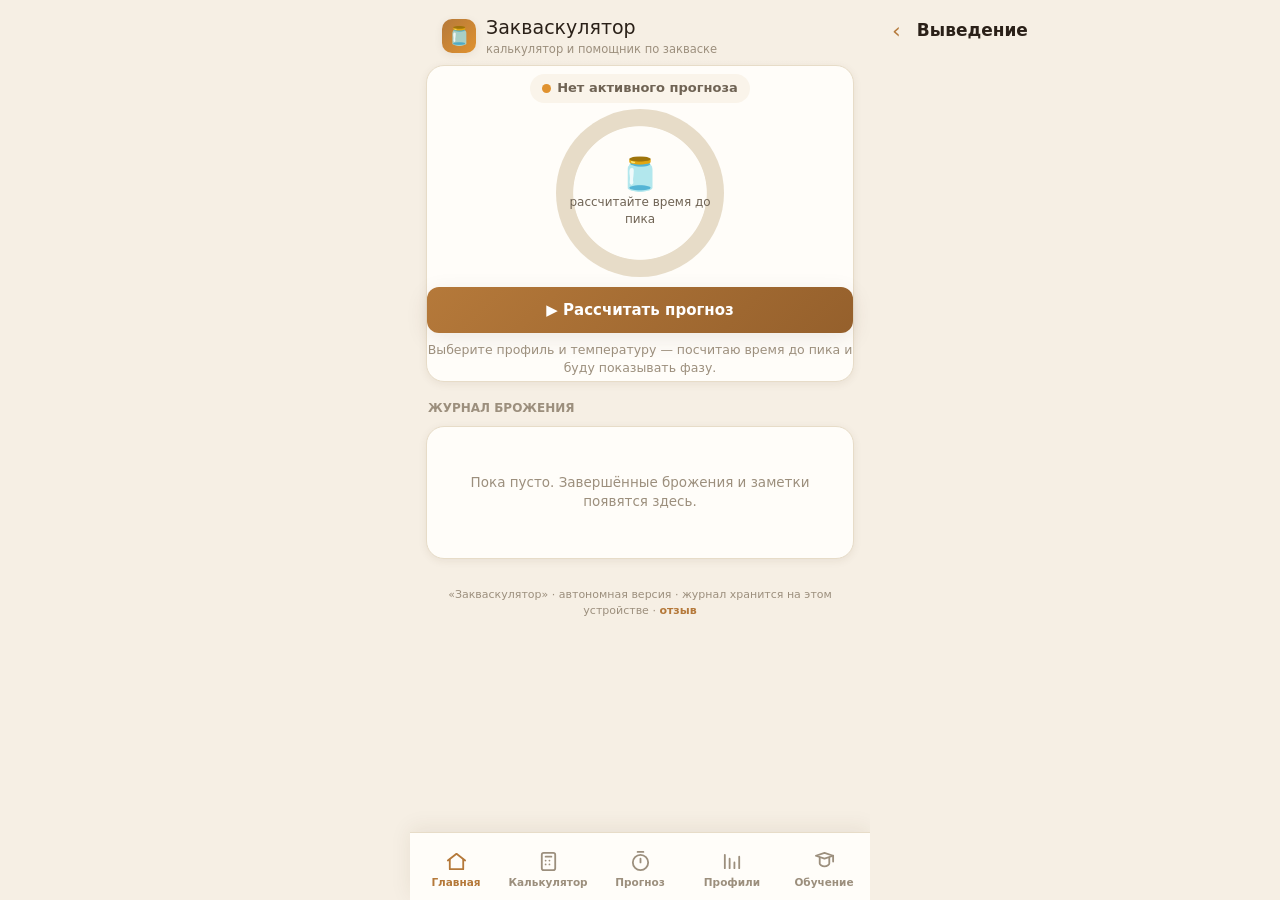
<file: index.html>
<!DOCTYPE html>
<html lang="ru">
<head>
<meta charset="UTF-8">
<meta name="viewport" content="width=device-width, initial-scale=1, viewport-fit=cover">
<meta name="theme-color" content="#b5793a">
<meta name="apple-mobile-web-app-capable" content="yes">
<meta name="apple-mobile-web-app-status-bar-style" content="default">
<meta name="apple-mobile-web-app-title" content="Закваскулятор">
<link rel="manifest" href="manifest.webmanifest">
<link rel="apple-touch-icon" href="icons/icon-180.png">
<link rel="icon" href="icons/icon.svg" type="image/svg+xml">
<link rel="stylesheet" href="styles.css">
<title>Закваскулятор</title>
</head>
<body>
<div id="app">

  <!-- ================= ГЛАВНАЯ ================= -->
  <section id="home" class="screen active">
    <div class="app-head">
      <div class="logo">🫙</div>
      <div>
        <div class="ttl">Закваскулятор</div>
        <div class="sub">калькулятор и помощник по закваске</div>
      </div>
    </div>

    <!-- активный трекер -->
    <div id="tracker"></div>

    <div class="section-label">Журнал брожения</div>
    <div class="card">
      <div id="journal-list"></div>
      <button class="btn ghost journal-action hidden" id="j-copy" type="button">Скопировать журнал</button>
      <button class="btn ghost journal-action journal-clear hidden" id="j-clear" type="button">Очистить журнал</button>
      <div class="callout ok hidden" id="j-copy-status"></div>
    </div>

    <div class="foot">«Закваскулятор» · автономная версия · журнал хранится на этом устройстве · <a href="feedback.html">отзыв</a></div>
  </section>

  <!-- ================= КАЛЬКУЛЯТОР ================= -->
  <section id="calc" class="screen">
    <div class="app-head"><div class="logo">🧮</div><div><div class="ttl">Калькулятор</div><div class="sub">расчёт закваски, муки и воды под партию</div></div></div>

    <div class="card">
      <h3>Параметры теста</h3>
      <div class="field">
        <label>Итоговый вес теста, г</label>
        <div class="stepper"><button data-step="dough" data-d="-50">–</button><input id="c-dough" type="number" inputmode="numeric" value="1000"><button data-step="dough" data-d="50">+</button></div>
      </div>
      <div class="row">
        <div class="field"><label>Гидратация теста, %</label><input id="c-hyd" class="input" type="number" inputmode="numeric" value="70"></div>
        <div class="field"><label>Доля закваски, % муки</label><input id="c-starter" class="input" type="number" inputmode="numeric" value="20"></div>
      </div>
      <div class="field"><label>Соль, % муки</label><input id="c-salt" class="input" type="number" inputmode="decimal" value="2" step="0.1"></div>
      <div class="field">
        <label>Гидратация закваски, %</label>
        <div class="seg" id="c-shyd">
          <button data-v="100">100% (пшеничная)</button>
          <button data-v="150" class="on">150% (ржаная)</button>
        </div>
      </div>
      <button class="btn" id="c-go">Рассчитать</button>

      <div class="result hidden" id="c-result">
        <div class="callout warn hidden" id="c-alert"></div>
        <div class="res-grid">
          <div class="res-cell"><div class="v" id="r-flour">—</div><div class="k">Мука всего, г</div></div>
          <div class="res-cell"><div class="v" id="r-water">—</div><div class="k">Вода всего, г</div></div>
          <div class="res-cell"><div class="v" id="r-starter">—</div><div class="k">Зрелой закваски, г</div></div>
          <div class="res-cell"><div class="v" id="r-salt">—</div><div class="k">Соль, г</div></div>
        </div>
        <button class="btn ghost result-action hidden" id="c-copy" type="button">Скопировать расчёт</button>
        <div class="callout ok hidden" id="c-copy-status"></div>
        <div class="callout" id="r-build"></div>
        <div class="callout ok" id="r-add"></div>
      </div>
    </div>

    <div class="card">
      <h3>Когда покормить, чтобы успеть к замесу</h3>
      <div class="hint" style="margin-bottom:10px">Привязка к прогнозу: выберите профиль и температуру — посчитаю, во сколько ставить кормление.</div>
      <div class="field"><label>Профиль закваски</label><select id="c-prof" class="input"></select><div class="profile-hint" id="c-profile-hint"></div></div>
      <div class="row">
        <div class="field"><label>Температура ведения, °C</label><input id="c-temp" class="input" type="number" inputmode="decimal" value="26"></div>
        <div class="field"><label>Замес в</label><input id="c-bake" class="input" type="time" value="09:00"></div>
      </div>
      <button class="btn ghost" id="c-when">Рассчитать время кормления</button>
      <div class="callout hidden" id="c-when-res"></div>
    </div>

    <div class="card">
      <h3>Расписание выпечки</h3>
      <div class="hint" style="margin-bottom:10px">Построю порядок действий назад от времени, когда хлеб нужен.</div>
      <div class="field"><label>Хлеб</label><select id="s-bread" class="input">
        <option value="rye-tin">Ржаной формовой</option>
        <option value="wheat-tin">Пшеничный формовой</option>
        <option value="wheat-hearth">Пшеничный подовый</option>
        <option value="baguette">Багет</option>
      </select></div>
      <div class="field"><label>Закваска</label><select id="s-prof" class="input"></select><div class="profile-hint" id="s-profile-hint"></div></div>
      <div class="row">
        <div class="field"><label>Температура теста, °C</label><input id="s-temp" class="input" type="number" inputmode="decimal" value="25"></div>
        <div class="field"><label>Хлеб нужен к</label><input id="s-ready" class="input" type="time" value="09:00"></div>
      </div>
      <div class="row">
        <div class="field"><label>Духовка до, °C</label><input id="s-oven-temp" class="input" type="number" inputmode="numeric" value="250"></div>
        <div class="field"><label>Пар</label><label class="check-row"><input id="s-steam" type="checkbox" checked> Могу дать</label></div>
      </div>
      <div class="row">
        <div class="field"><label>Ширина внутри, см</label><input id="s-oven-width" class="input" type="number" inputmode="decimal" placeholder="например 44"></div>
        <div class="field"><label>Глубина внутри, см</label><input id="s-oven-depth" class="input" type="number" inputmode="decimal" placeholder="например 35"></div>
      </div>
      <label class="check-row hidden" id="s-cold-wrap"><input id="s-cold" type="checkbox"> Холодная расстойка в холодильнике</label>
      <button class="btn" id="s-go">Построить расписание</button>
      <div class="result hidden" id="s-result">
        <div class="callout warn hidden" id="s-alert"></div>
        <div class="callout ok hidden" id="s-capacity"></div>
        <div id="s-timeline" class="timeline"></div>
        <button class="btn ghost result-action hidden" id="s-copy" type="button">Скопировать расписание</button>
        <div class="callout ok hidden" id="s-copy-status"></div>
        <div class="disclaimer">Время ориентировочное: следите за тестом и скорректируйте следующий замес по своей муке и температуре.</div>
      </div>
    </div>
  </section>

  <!-- ================= ПРОГНОЗ ================= -->
  <section id="forecast" class="screen">
    <div class="app-head"><div class="logo">⏱️</div><div><div class="ttl">Прогноз готовности</div><div class="sub">модель брожения Q10 · правило ~8 °C / удвоение</div></div></div>

    <div class="card">
      <div class="seg" id="f-mode" style="margin-bottom:14px">
        <button data-v="forward" class="on">Сколько ждать</button>
        <button data-v="reverse">Успеть к сроку</button>
      </div>

      <div class="field"><label>Профиль закваски</label><select id="f-prof" class="input"></select><div class="profile-hint" id="f-profile-hint"></div></div>
      <div class="field">
        <label>Температура закваски, °C</label>
        <input id="f-temp" class="input" type="number" inputmode="decimal" value="26">
      </div>
      <div class="field" id="f-target-wrap" style="display:none">
        <label>Нужно к моменту</label>
        <input id="f-target" class="input" type="time" value="09:00">
      </div>
      <div class="field">
        <label>Влажность воздуха</label>
        <div class="seg" id="f-hum">
          <button data-v="0.9">Сухо</button>
          <button data-v="1" class="on">Норма</button>
          <button data-v="1.1">Влажно</button>
        </div>
      </div>
      <button class="btn" id="f-go">Рассчитать</button>
    </div>

    <div class="card hidden" id="f-result">
      <div class="hero">
        <div class="phase-chip" id="f-phase"><span class="dot"></span><span id="f-phase-t">—</span></div>
        <div class="ring" id="f-ring"><div><div class="big" id="f-big">—</div><div class="lbl" id="f-lbl">до пика</div></div></div>
      </div>
      <div class="callout" id="f-explain"></div>
      <div class="callout warn hidden" id="f-warn"></div>
      <button class="btn ghost" id="f-track" style="margin-top:6px">▶ Поставить на трекер</button>
    </div>
  </section>

  <!-- ================= ПРОФИЛИ ================= -->
  <section id="profiles" class="screen">
    <div class="app-head"><div class="logo">🌾</div><div><div class="ttl">Профили заквасок</div><div class="sub">16 профилей по типу зерна и помолу</div></div></div>
    <div id="prof-list"></div>
    <div class="disclaimer">Значения — стартовые ориентиры из спецификации «Умной банки» для калибровки на прототипе. Финальные профили уточняются на реальной муке.</div>
  </section>

  <!-- ================= ОБУЧЕНИЕ ================= -->
  <section id="learn" class="screen">
    <div class="app-head"><div class="logo">🎓</div><div><div class="ttl">Обучение</div><div class="sub">выведение, созревание, диагностика, хранение</div></div></div>

    <div class="section-label">Выведение с нуля</div>
    <div class="prof" data-learn="rye"><div class="pic">🍞</div><div><div class="pname">Ржаная закваска <span class="badge auth">протокол Едлин Хлеб</span></div><div class="pmeta">150% · 1:2:3 · день за днём</div></div><div class="pgo">›</div></div>
    <div class="prof" data-learn="wheat"><div class="pic">🌾</div><div><div class="pname">Пшеничная закваска <span class="badge gen">ориентир</span></div><div class="pmeta">100% · переход на белую муку</div></div><div class="pgo">›</div></div>

    <div class="section-label">6 стадий созревания</div>
    <div class="card" id="maturity"></div>

    <div class="section-label">Диагностика проблем</div>
    <div class="card" id="troubleshoot"></div>

    <div class="section-label">Хранение</div>
    <div class="card" id="storage"></div>
  </section>

</div>

<!-- ===== sheet: профиль ===== -->
<div class="sheet" id="sheet-prof">
  <div class="sheet-head"><button class="back" data-close>‹</button><h2 id="sp-title">Профиль</h2></div>
  <div id="sp-body"></div>
</div>

<!-- ===== sheet: обучение ===== -->
<div class="sheet" id="sheet-learn">
  <div class="sheet-head"><button class="back" data-close>‹</button><h2 id="sl-title">Выведение</h2></div>
  <div id="sl-body"></div>
</div>

<!-- ===== Tab bar ===== -->
<nav class="tabbar">
  <button class="tab on" data-tab="home"><svg viewBox="0 0 24 24"><path d="M3 11l9-7 9 7"/><path d="M5 10v10h14V10"/></svg>Главная</button>
  <button class="tab" data-tab="calc"><svg viewBox="0 0 24 24"><rect x="5" y="3" width="14" height="18" rx="2"/><path d="M9 7h6M9 11h0M13 11h0M9 15h0M13 15h0"/></svg>Калькулятор</button>
  <button class="tab" data-tab="forecast"><svg viewBox="0 0 24 24"><circle cx="12" cy="13" r="8"/><path d="M12 13V9M12 2h0M9 2h6"/></svg>Прогноз</button>
  <button class="tab" data-tab="profiles"><svg viewBox="0 0 24 24"><path d="M4 19V5M9 19V9M14 19v-6M19 19V7"/></svg>Профили</button>
  <button class="tab" data-tab="learn"><svg viewBox="0 0 24 24"><path d="M3 6l9-3 9 3-9 3-9-3z"/><path d="M21 6v6M7 8v6c0 1 2 3 5 3s5-2 5-3V8"/></svg>Обучение</button>
</nav>

<script src="data.js"></script>
<script src="app.js"></script>
<script>if('serviceWorker' in navigator){window.addEventListener('load',()=>navigator.serviceWorker.register('sw.js').catch(()=>{}));}</script>
</body>
</html>
</file>
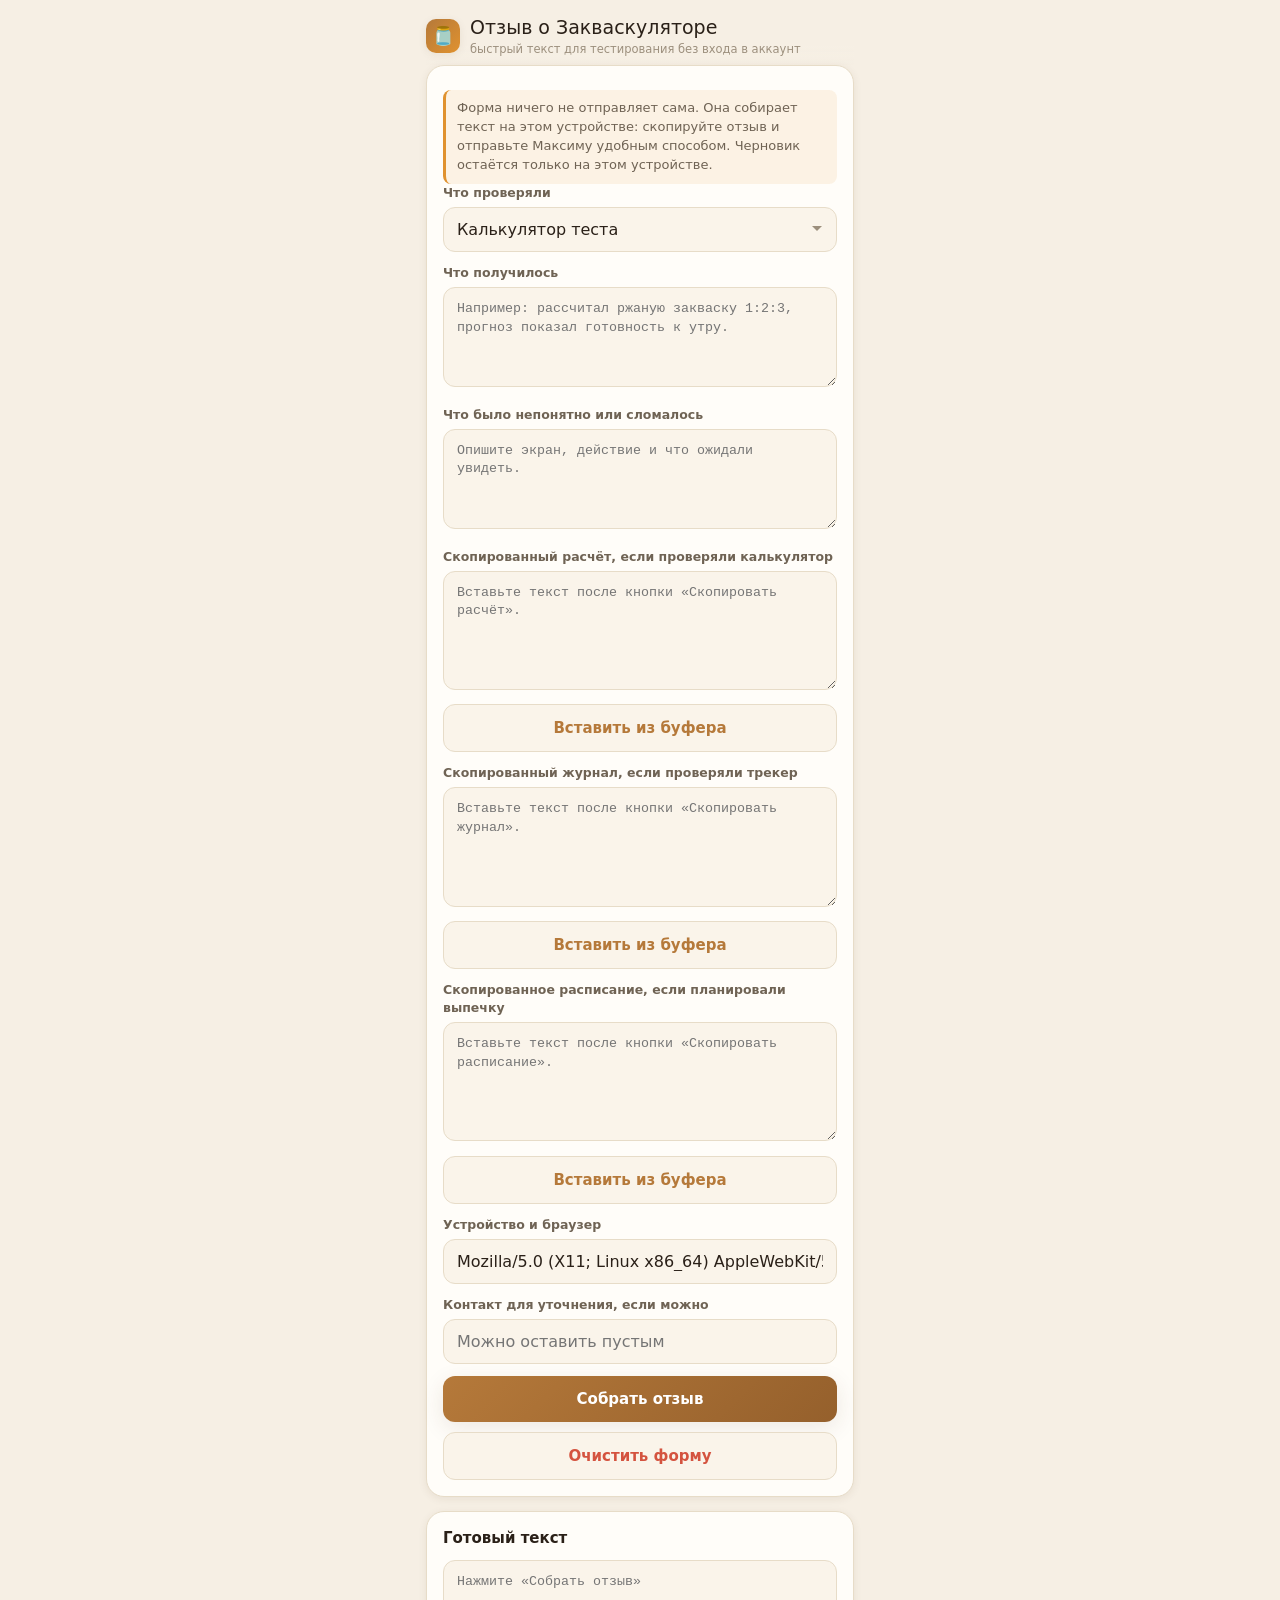
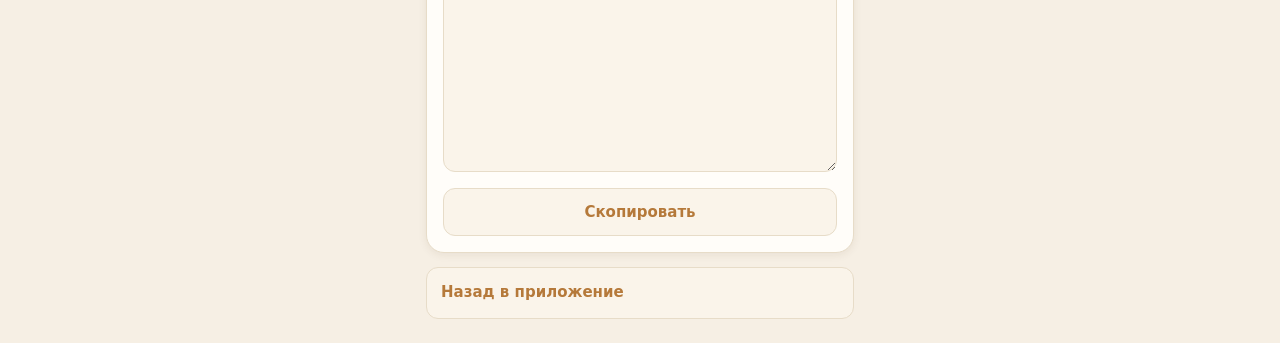
<file: feedback.html>
<!DOCTYPE html>
<html lang="ru">
<head>
<meta charset="UTF-8">
<meta name="viewport" content="width=device-width, initial-scale=1, viewport-fit=cover">
<meta name="theme-color" content="#b5793a">
<meta name="apple-mobile-web-app-capable" content="yes">
<meta name="apple-mobile-web-app-status-bar-style" content="default">
<meta name="apple-mobile-web-app-title" content="Закваскулятор">
<link rel="manifest" href="manifest.webmanifest">
<link rel="apple-touch-icon" href="icons/icon-180.png">
<link rel="icon" href="icons/icon.svg" type="image/svg+xml">
<link rel="stylesheet" href="styles.css">
<title>Отзыв · Закваскулятор</title>
</head>
<body>
<main class="feedback-page">
  <div class="app-head feedback-head">
    <div class="logo">🫙</div>
    <div>
      <div class="ttl">Отзыв о Закваскуляторе</div>
      <div class="sub">быстрый текст для тестирования без входа в аккаунт</div>
    </div>
  </div>

  <div class="card">
    <div class="callout">Форма ничего не отправляет сама. Она собирает текст на этом устройстве: скопируйте отзыв и отправьте Максиму удобным способом. Черновик остаётся только на этом устройстве.</div>

    <div class="field">
      <label>Что проверяли</label>
      <select id="fb-area" class="input">
        <option>Калькулятор теста</option>
        <option>Прогноз готовности</option>
        <option>Профили заквасок</option>
        <option>Обучение</option>
        <option>Журнал и трекер</option>
        <option>Добавление на экран телефона</option>
        <option>Другое</option>
      </select>
    </div>

    <div class="field">
      <label>Что получилось</label>
      <textarea id="fb-done" class="input textarea" rows="4" placeholder="Например: рассчитал ржаную закваску 1:2:3, прогноз показал готовность к утру."></textarea>
    </div>

    <div class="field">
      <label>Что было непонятно или сломалось</label>
      <textarea id="fb-problem" class="input textarea" rows="4" placeholder="Опишите экран, действие и что ожидали увидеть."></textarea>
    </div>

    <div class="field">
      <label>Скопированный расчёт, если проверяли калькулятор</label>
      <textarea id="fb-calc" class="input textarea" rows="5" placeholder="Вставьте текст после кнопки «Скопировать расчёт»."></textarea>
      <button class="btn ghost paste-action" data-paste-target="#fb-calc" type="button">Вставить из буфера</button>
    </div>

    <div class="field">
      <label>Скопированный журнал, если проверяли трекер</label>
      <textarea id="fb-journal" class="input textarea" rows="5" placeholder="Вставьте текст после кнопки «Скопировать журнал»."></textarea>
      <button class="btn ghost paste-action" data-paste-target="#fb-journal" type="button">Вставить из буфера</button>
    </div>

    <div class="field">
      <label>Скопированное расписание, если планировали выпечку</label>
      <textarea id="fb-schedule" class="input textarea" rows="5" placeholder="Вставьте текст после кнопки «Скопировать расписание»."></textarea>
      <button class="btn ghost paste-action" data-paste-target="#fb-schedule" type="button">Вставить из буфера</button>
    </div>

    <div class="field">
      <label>Устройство и браузер</label>
      <input id="fb-device" class="input" type="text">
    </div>

    <div class="field">
      <label>Контакт для уточнения, если можно</label>
      <input id="fb-contact" class="input" type="text" placeholder="Можно оставить пустым">
    </div>

    <button class="btn" id="fb-build" type="button">Собрать отзыв</button>
    <button class="btn ghost feedback-clear" id="fb-clear" type="button">Очистить форму</button>
  </div>

  <div class="card">
    <h3>Готовый текст</h3>
    <textarea id="fb-output" class="input textarea feedback-output" rows="10" readonly placeholder="Нажмите «Собрать отзыв»"></textarea>
    <button class="btn ghost" id="fb-copy" type="button">Скопировать</button>
    <div class="callout ok hidden" id="fb-status"></div>
  </div>

  <a class="btn ghost feedback-back" href="index.html">Назад в приложение</a>
</main>
<script src="feedback.js"></script>
<script>if('serviceWorker' in navigator){window.addEventListener('load',()=>navigator.serviceWorker.register('sw.js').catch(()=>{}));}</script>
</body>
</html>
</file>
<file: styles.css>
/* ЗАКВАСКУЛЯТОР — стили (mobile-first PWA) */
:root {
  --bg:        #f6efe4;
  --bg-soft:   #efe5d4;
  --card:      #fffdf9;
  --card-2:    #faf4ea;
  --ink:       #2a2018;
  --ink-soft:  #6f6354;
  --ink-faint: #9c8f7d;
  --line:      #e7dcc8;
  --crust:     #b5793a;   /* основной — корочка */
  --crust-dk:  #95602c;
  --crust-lt:  #e9c79a;
  --amber:     #e0922f;   /* рост */
  --green:     #4f9d5d;   /* готова */
  --blue:      #4f8fd1;   /* охлаждение */
  --red:       #d4533f;   /* нагрев */
  --shadow:    0 6px 22px rgba(74, 52, 28, .10);
  --shadow-sm: 0 2px 8px rgba(74, 52, 28, .08);
  --r:         18px;
  --r-sm:      12px;
  --safe-b:    env(safe-area-inset-bottom, 0px);
  --tabbar-h:  68px;
}
@media (prefers-color-scheme: dark) {
  :root {
    --bg:#1c1813; --bg-soft:#231e17; --card:#272019; --card-2:#2e2619;
    --ink:#f1e8da; --ink-soft:#bcae9a; --ink-faint:#8a7d6b; --line:#3a3024;
    --crust:#d99a55; --crust-dk:#c2843f; --crust-lt:#7a5a32;
    --shadow:0 6px 22px rgba(0,0,0,.35); --shadow-sm:0 2px 8px rgba(0,0,0,.3);
  }
}

* { box-sizing: border-box; -webkit-tap-highlight-color: transparent; }
html, body { margin: 0; padding: 0; }
.hidden { display: none !important; }
body {
  font-family: -apple-system, BlinkMacSystemFont, "Segoe UI", system-ui, sans-serif;
  background: var(--bg);
  color: var(--ink);
  line-height: 1.45;
  -webkit-font-smoothing: antialiased;
  overscroll-behavior-y: contain;
}
h1,h2,h3,h4 { margin: 0; font-weight: 700; letter-spacing: 0; }
p { margin: 0 0 .6em; }
a { color: var(--crust); text-decoration: none; font-weight: 700; }
button { font-family: inherit; cursor: pointer; border: none; background: none; color: inherit; }
input, select { font-family: inherit; font-size: 16px; }

/* ---------- App shell ---------- */
#app {
  max-width: 460px;
  margin: 0 auto;
  min-height: 100vh;
  padding-bottom: calc(var(--tabbar-h) + var(--safe-b) + 12px);
}
.screen { display: none; padding: 0 16px 8px; animation: fade .22s ease; }
.screen.active { display: block; }
@keyframes fade { from { opacity: 0; transform: translateY(6px);} to {opacity:1; transform:none;} }

/* ---------- Header ---------- */
.app-head {
  position: sticky; top: 0; z-index: 20;
  background: linear-gradient(var(--bg) 70%, rgba(246,239,228,0));
  padding: 14px 16px 8px;
  display: flex; align-items: center; gap: 10px;
}
.app-head .logo {
  width: 34px; height: 34px; border-radius: 10px; flex: none;
  background: linear-gradient(135deg, var(--crust), var(--amber));
  display: grid; place-items: center; color: #fff; font-size: 18px;
  box-shadow: var(--shadow-sm);
}
.app-head .ttl { font-size: 19px; }
.app-head .sub { font-size: 11.5px; color: var(--ink-faint); margin-top: -1px; }

/* ---------- Cards ---------- */
.card {
  background: var(--card);
  border: 1px solid var(--line);
  border-radius: var(--r);
  padding: 16px;
  box-shadow: var(--shadow-sm);
  margin-bottom: 14px;
}
.card h3 { font-size: 15px; margin-bottom: 10px; }
.card .hint { font-size: 12.5px; color: var(--ink-faint); }
.section-label { font-size: 12px; font-weight: 700; text-transform: uppercase;
  letter-spacing: 0; color: var(--ink-faint); margin: 18px 2px 8px; }

/* ---------- Hero / phase ring ---------- */
.hero { text-align: center; padding: 8px 0 4px; }
.ring {
  --c: var(--amber);
  width: 168px; height: 168px; margin: 6px auto 10px; position: relative;
  border-radius: 50%;
  background:
    radial-gradient(closest-side, var(--card) 79%, transparent 80% 100%),
    conic-gradient(var(--c) var(--p,40%), var(--line) 0);
  display: grid; place-items: center;
  transition: --p .6s ease;
}
.ring .big { font-size: 32px; font-weight: 800; line-height: 1; }
.ring .lbl { font-size: 12px; color: var(--ink-soft); margin-top: 4px; }
.ring.pulse { animation: pulse 1.4s ease-in-out infinite; }
@keyframes pulse { 0%,100%{ box-shadow: 0 0 0 0 rgba(212,83,63,.0);} 50%{ box-shadow: 0 0 0 10px rgba(212,83,63,.12);} }

.phase-chip { display:inline-flex; align-items:center; gap:6px; font-size:13px; font-weight:600;
  padding:5px 12px; border-radius:999px; background:var(--card-2); color:var(--ink-soft); }
.dot { width:9px; height:9px; border-radius:50%; background:var(--c,var(--amber)); }

/* ---------- Form ---------- */
.field { margin-bottom: 12px; }
.field > label { display:block; font-size: 12.5px; font-weight:600; color: var(--ink-soft); margin-bottom: 5px; }
.input, select.input, textarea.input {
  width: 100%; padding: 12px 13px; border-radius: var(--r-sm);
  border: 1.5px solid var(--line); background: var(--card-2); color: var(--ink);
  appearance: none; transition: border-color .15s;
}
.input:focus { outline: none; border-color: var(--crust); }
textarea.input { resize: vertical; min-height: 92px; line-height: 1.4; }
select.input { background-image: url("data:image/svg+xml,%3Csvg xmlns='http://www.w3.org/2000/svg' width='12' height='8' viewBox='0 0 12 8'%3E%3Cpath fill='%239c8f7d' d='M1 1l5 5 5-5'/%3E%3C/svg%3E");
  background-repeat:no-repeat; background-position: right 13px center; padding-right: 34px; }
.profile-hint { font-size:12px; color:var(--ink-faint); line-height:1.35; margin:6px 2px 0; }
.check-row { display:flex; align-items:center; gap:8px; font-size:13px; color:var(--ink-soft); margin:-2px 0 12px; }
.check-row input { width:18px; height:18px; accent-color:var(--crust); }
.row { display:flex; gap:10px; }
.row > .field { flex:1; }

.seg { display:flex; background:var(--card-2); border:1.5px solid var(--line); border-radius:var(--r-sm); padding:3px; gap:3px; }
.seg button { flex:1; padding:9px 6px; border-radius:9px; font-size:13px; font-weight:600; color:var(--ink-soft); transition:.15s; }
.seg button.on { background:var(--crust); color:#fff; box-shadow:var(--shadow-sm); }

.stepper { display:flex; align-items:center; gap:0; border:1.5px solid var(--line); border-radius:var(--r-sm); overflow:hidden; background:var(--card-2); }
.stepper button { width:42px; height:46px; font-size:20px; color:var(--crust); font-weight:700; }
.stepper input { flex:1; border:none; text-align:center; background:transparent; font-weight:700; font-size:16px; color:var(--ink); }
.stepper input:focus { outline:none; }

.btn {
  display:block; width:100%; padding:14px; border-radius:var(--r-sm);
  background: linear-gradient(135deg, var(--crust), var(--crust-dk));
  color:#fff; font-weight:700; font-size:15px; box-shadow: var(--shadow);
  transition: transform .08s;
}
.btn:active { transform: scale(.985); }
.btn:disabled { opacity:.55; cursor:not-allowed; transform:none; box-shadow:none; }
.btn.ghost { background:var(--card-2); color:var(--crust); border:1.5px solid var(--line); box-shadow:none; }

/* ---------- Result block ---------- */
.result { background: var(--card-2); border:1px solid var(--line); border-radius:var(--r); padding:14px; margin-top:12px; }
.result.hidden { display:none; }
.result-action { margin-top:10px; }
.res-grid { display:grid; grid-template-columns:1fr 1fr; gap:10px; margin-bottom:10px; }
.res-cell { background:var(--card); border:1px solid var(--line); border-radius:var(--r-sm); padding:11px 12px; }
.res-cell .v { font-size:21px; font-weight:800; color:var(--crust-dk); }
.res-cell .k { font-size:11.5px; color:var(--ink-faint); margin-top:2px; }
.res-cell.full { grid-column: 1 / -1; }
.callout { font-size:13px; color:var(--ink-soft); background:rgba(224,146,47,.10);
  border-left:3px solid var(--amber); border-radius:8px; padding:9px 11px; margin-top:8px; }
.callout.warn { background:rgba(212,83,63,.10); border-color:var(--red); }
.callout.ok { background:rgba(79,157,93,.12); border-color:var(--green); }
.timeline { margin-top:12px; }
.timeline-item { display:grid; grid-template-columns:58px 1fr; gap:10px; padding:10px 0; border-bottom:1px solid var(--line); }
.timeline-item:last-child { border-bottom:none; }
.timeline-time { font-size:11px; color:var(--ink-faint); font-weight:700; padding-top:2px; }
.timeline-title { font-size:13.5px; font-weight:700; }
.timeline-note { font-size:12px; color:var(--ink-soft); margin-top:2px; }
.timeline-item.parallel .timeline-title::before { content:'Параллельно: '; color:var(--crust); }

/* ---------- Profile list ---------- */
.prof-group { margin-bottom: 6px; }
.prof {
  display:flex; align-items:center; gap:12px; padding:13px 14px;
  background:var(--card); border:1px solid var(--line); border-radius:var(--r-sm);
  margin-bottom:8px; box-shadow:var(--shadow-sm);
}
.prof .pic { width:40px; height:40px; border-radius:11px; flex:none; display:grid; place-items:center; font-size:19px;
  background:var(--card-2); }
.prof .pname { font-size:14.5px; font-weight:700; }
.prof .pmeta { font-size:12px; color:var(--ink-faint); margin-top:1px; }
.prof .pgo { margin-left:auto; color:var(--crust); font-size:20px; flex:none; }

/* badge */
.badge { display:inline-block; font-size:10.5px; font-weight:700; padding:2px 8px; border-radius:999px;
  background:var(--crust-lt); color:var(--crust-dk); margin-left:6px; vertical-align:middle; }
.badge.auth { background:rgba(79,157,93,.2); color:var(--green); }
.badge.gen  { background:rgba(224,146,47,.2); color:var(--crust-dk); }

/* ---------- Steps / learn ---------- */
.step { display:flex; gap:13px; margin-bottom:14px; }
.step .num { flex:none; width:30px; }
.step .num span { display:grid; place-items:center; width:30px; height:30px; border-radius:50%;
  background:var(--crust); color:#fff; font-size:12px; font-weight:700; }
.step .line { width:2px; background:var(--line); margin:4px auto 0; min-height:8px; }
.step .body { padding-bottom:2px; }
.step .body .day { font-size:11px; font-weight:700; color:var(--crust); text-transform:uppercase; letter-spacing:0; }
.step .body h4 { font-size:14.5px; margin:1px 0 4px; }
.step .body p { font-size:13px; color:var(--ink-soft); margin:0; }

.kv { display:flex; justify-content:space-between; gap:12px; padding:8px 0; border-bottom:1px solid var(--line); font-size:13.5px; }
.kv:last-child { border:none; }
.kv .k { color:var(--ink-soft); flex:none; }
.kv .v { text-align:right; font-weight:600; }

.mat { display:flex; gap:11px; padding:10px 0; border-bottom:1px solid var(--line); }
.mat:last-child { border:none; }
.mat .mn { flex:none; width:26px; height:26px; border-radius:50%; display:grid; place-items:center; font-size:12px; font-weight:700;
  background:var(--card-2); color:var(--ink-soft); }
.mat.peak .mn { background:var(--green); color:#fff; }
.mat .ms { font-size:13px; }
.mat .mv { font-size:12px; font-weight:700; margin-top:2px; }
.mat.peak .mv { color:var(--green); }

.ts-item { padding:11px 0; border-bottom:1px solid var(--line); }
.ts-item:last-child { border:none; }
.ts-item .s { font-size:13.5px; font-weight:600; }
.ts-item .d { font-size:12.5px; color:var(--ink-faint); margin:2px 0; }
.ts-item .f { font-size:12.5px; color:var(--crust-dk); }
.ts-item.danger .s::before { content:"⚠ "; }

/* ---------- Journal ---------- */
.jrow { display:flex; align-items:center; gap:12px; padding:12px 0; border-bottom:1px solid var(--line); }
.jrow .jd { font-size:11px; color:var(--ink-faint); width:78px; flex:none; }
.jrow .jt { font-size:13.5px; }
.jrow .jx { margin-left:auto; color:var(--ink-faint); font-size:18px; padding:4px; }
.empty { text-align:center; color:var(--ink-faint); font-size:13.5px; padding:30px 10px; }
.journal-action { margin-top:12px; }
.journal-clear { color:var(--red) !important; }
.feedback-clear { color:var(--red) !important; margin-top:10px; }

/* ---------- Tab bar ---------- */
.tabbar {
  position: fixed; left:50%; transform: translateX(-50%); bottom:0;
  width: 100%; max-width: 460px; z-index: 30;
  height: calc(var(--tabbar-h) + var(--safe-b));
  padding-bottom: var(--safe-b);
  display: flex; background: var(--card);
  border-top: 1px solid var(--line);
  box-shadow: 0 -4px 20px rgba(74,52,28,.08);
}
.tab { flex:1; display:flex; flex-direction:column; align-items:center; justify-content:center; gap:3px;
  color: var(--ink-faint); font-size:10.5px; font-weight:600; padding-top:6px; }
.tab svg { width:23px; height:23px; stroke:currentColor; fill:none; stroke-width:1.9; stroke-linecap:round; stroke-linejoin:round; }
.tab.on { color: var(--crust); }

/* ---------- Detail overlay ---------- */
.sheet { position:fixed; inset:0; z-index:50; background:var(--bg); max-width:460px; margin:0 auto;
  transform: translateX(100%); transition: transform .26s cubic-bezier(.4,0,.2,1); overflow-y:auto;
  padding: 0 16px calc(var(--safe-b) + 24px); }
.sheet.open { transform: none; }
.sheet-head { position:sticky; top:0; background:linear-gradient(var(--bg) 75%, transparent);
  padding:16px 0 10px; display:flex; align-items:center; gap:10px; z-index:5; }
.sheet-head .back { font-size:22px; color:var(--crust); padding:2px 6px; }
.sheet-head h2 { font-size:17px; }

.note-band { font-size:12px; padding:8px 11px; border-radius:10px; margin-bottom:12px; }
.note-band.auth { background:rgba(79,157,93,.12); color:var(--green); }
.note-band.gen  { background:rgba(224,146,47,.12); color:var(--crust-dk); }

.disclaimer { font-size:11.5px; color:var(--ink-faint); text-align:center; padding:6px 8px 0; line-height:1.5; }
.foot { text-align:center; font-size:11px; color:var(--ink-faint); padding:14px 0 4px; }
.linkish { color:var(--crust); font-weight:600; }

/* ---------- Feedback ---------- */
.feedback-page {
  max-width: 460px;
  margin: 0 auto;
  min-height: 100vh;
  padding: 0 16px calc(var(--safe-b) + 24px);
}
.feedback-head { padding-left: 0; padding-right: 0; }
.feedback-output { margin-bottom: 10px; }
.feedback-back { margin-top: 4px; }
.paste-action { margin-top:8px; }
</file>
